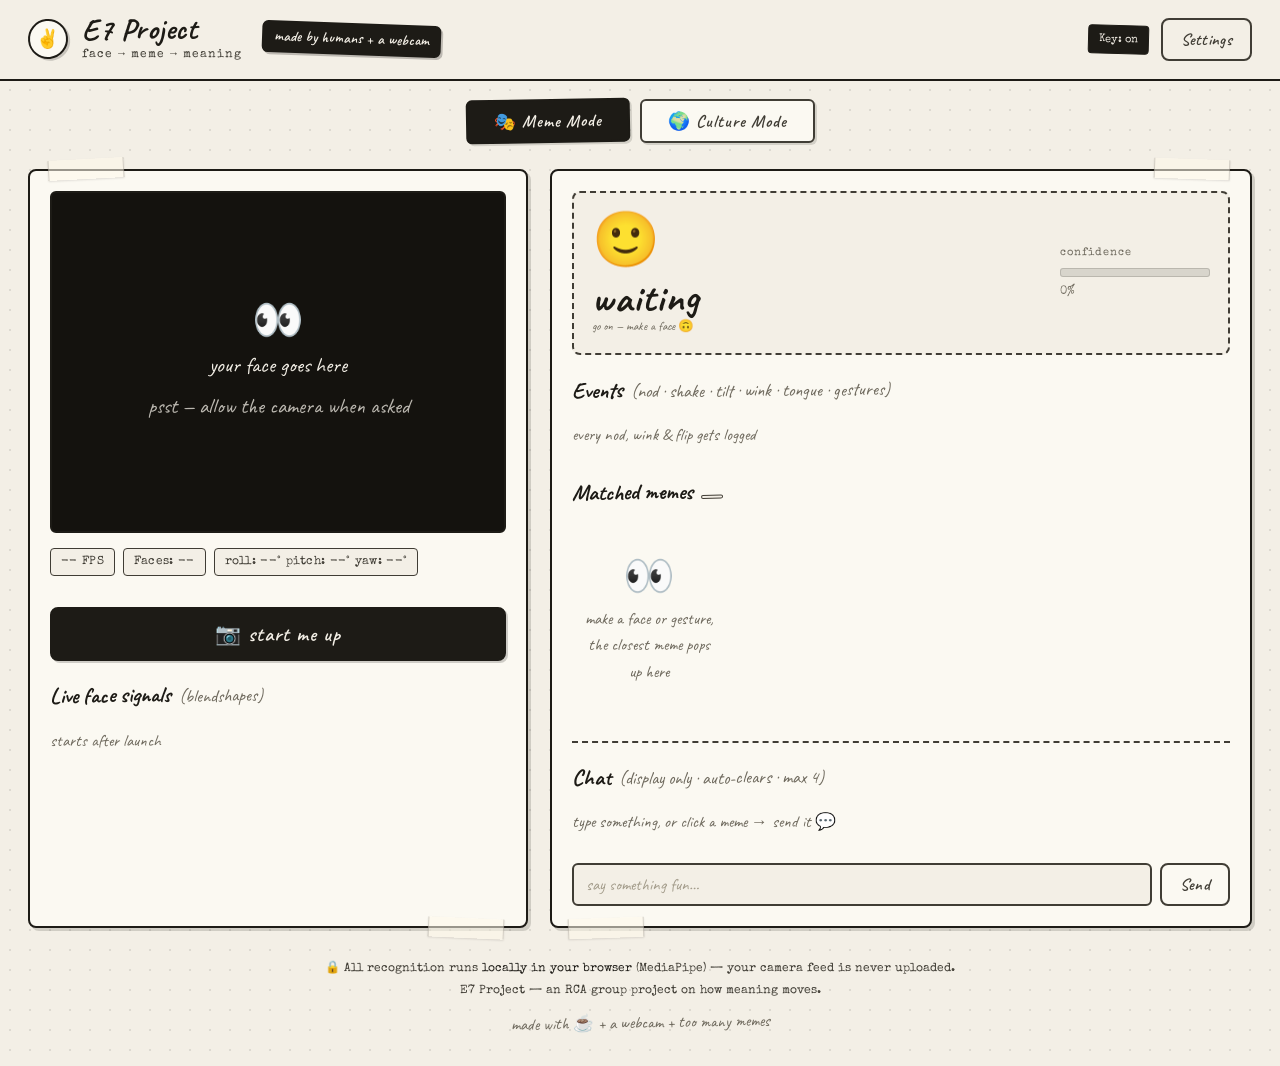
<file: index.html>
<!DOCTYPE html>
<html lang="en">
<head>
<meta charset="UTF-8">
<meta name="viewport" content="width=device-width, initial-scale=1.0">
<title>E7 Project — Face it. Gesture it.</title>
<meta name="description" content="Real-time gesture recognition: matched memes, and the same gesture decoded across cultures.">
<link rel="stylesheet" href="style.css?v=5">
<link rel="preconnect" href="https://fonts.googleapis.com">
<link rel="preconnect" href="https://fonts.gstatic.com" crossorigin>
<link href="https://fonts.googleapis.com/css2?family=Caveat:wght@500;600;700&family=Special+Elite&display=swap" rel="stylesheet">
</head>
<body>

<!-- file:// guard -->
<div id="fileModeBanner" class="banner hidden">
  ⚠️ Please run <code>python3 serve.py</code> and open <code>http://localhost:8000</code> — do not open this file directly.
</div>

<!-- no key banner -->
<div id="keyBanner" class="banner warn hidden">
  🔑 No Giphy API Key configured — meme search is disabled.
  <a href="#" id="keyBannerLink">Open settings</a>
</div>

<header class="topbar">
  <div class="brand">
    <span class="logo">✌️</span>
    <div>
      <h1 class="brand-title">E7 Project</h1>
      <p class="subtitle">face → meme → meaning</p>
    </div>
    <span class="sticker">made by humans + a webcam</span>
  </div>
  <div class="topbar-actions">
    <span id="keyStatus" class="badge">Key: off</span>
    <button id="settingsBtn" class="btn ghost" title="Giphy API settings">Settings</button>
  </div>
</header>

<div class="mode-tabs">
  <button id="tabMeme" class="mode-tab active">🎭 Meme Mode</button>
  <button id="tabCulture" class="mode-tab">🌍 Culture Mode</button>
</div>

<main class="layout">

  <!-- Camera (shared) -->
  <section class="panel camera-panel">
    <div class="video-wrap">
      <video id="video" autoplay muted playsinline></video>
      <canvas id="overlay"></canvas>
      <div id="videoPlaceholder" class="video-placeholder">
        <div class="ph-icon">👀</div>
        <p>your face goes here</p>
        <p class="ph-sub">psst — allow the camera when asked</p>
      </div>
    </div>

    <div class="stats-row">
      <span class="stat" id="fpsStat">-- FPS</span>
      <span class="stat" id="faceStat">Faces: --</span>
      <span class="stat" id="angleStat">roll: --° pitch: --° yaw: --°</span>
    </div>

    <button id="startBtn" class="btn primary big">📷 start me up</button>

    <div class="bs-panel">
      <h3>Live face signals <span class="muted">(blendshapes)</span></h3>
      <div id="bsBars" class="bs-bars"><div class="hint">starts after launch</div></div>
    </div>
  </section>

  <!-- Meme Mode view -->
  <section class="panel result-panel" id="memePanel">
    <div class="current-box">
      <div class="current-left">
        <div id="emotionEmoji" class="emotion-emoji">🙂</div>
        <div id="emotionName" class="emotion-name">waiting</div>
        <div id="emotionDetail" class="emotion-detail">go on — make a face 🙃</div>
      </div>
      <div class="current-right">
        <div class="conf-label">confidence</div>
        <div class="confidence-track"><div id="confidenceBar" class="confidence-bar" style="width:0%"></div></div>
        <div id="confValue" class="conf-value">0%</div>
      </div>
    </div>

    <div class="event-box">
      <h3>Events <span class="muted">(nod · shake · tilt · wink · tongue · gestures)</span></h3>
      <div id="eventLog" class="event-log"><div class="hint">every nod, wink &amp; flip gets logged</div></div>
    </div>

    <div class="result-box">
      <h3>Matched memes <span id="resultQuery" class="query-tag"></span></h3>
      <div id="results" class="results">
        <div class="hint big-hint">
          <div class="ph-icon">👀</div>
          <p>make a face or gesture,<br>the closest meme pops up here</p>
        </div>
      </div>
    </div>

    <div class="chat-panel">
      <h3>Chat <span class="muted">(display only · auto-clears · max 4)</span></h3>
      <div id="chatLog" class="chat-log"><div class="hint">type something, or click a meme → send it 💬</div></div>
      <div class="chat-input-row">
        <input id="chatInput" type="text" placeholder="say something fun…" autocomplete="off">
        <button id="chatSendBtn" class="btn ghost small">Send</button>
      </div>
    </div>
  </section>

  <!-- Culture Mode view -->
  <section class="panel result-panel" id="culturePanel" hidden>
    <div class="culture-intro">
      <p class="kicker">TRANSLATE · culture mode</p>
      <h2>Same gesture.<br>Different languages.</h2>
      <p>Translation is not only about words. When language fails we speak with our hands — but the same hand speaks differently in every culture. Make a gesture and see what it says around the world.</p>
    </div>

    <div id="cultureCurrent" class="culture-current">
      <div class="hint big-hint">make a gesture — pinch 🤌, OK 👌, thumbs up 👍…</div>
    </div>

    <div class="culture-gallery">
      <h3>Gesture library <span class="muted">(press 1–9 to preview)</span></h3>
      <div id="cultureGallery" class="gesture-grid"></div>
    </div>
  </section>
</main>

<footer class="footer">
  <p>🔒 All recognition runs <b>locally in your browser</b> (MediaPipe) — your camera feed is never uploaded.</p>
  <p>E7 Project — an RCA group project on how meaning moves.</p>
  <p class="sig">made with ☕ + a webcam + too many memes</p>
</footer>

<!-- full preview modal -->
<div id="modal" class="modal hidden">
  <div class="modal-card">
    <button class="modal-close" data-close="modal">✕</button>
    <img id="modalImg" alt="meme preview">
    <div class="modal-actions">
      <button id="chatSendMemeBtn" class="btn ghost">💬 Send to chat</button>
      <button id="copyLinkBtn" class="btn primary">🔗 Copy link</button>
      <a id="openGiphyBtn" class="btn ghost" target="_blank" rel="noopener">↗ Open on Giphy</a>
    </div>
  </div>
</div>

<!-- settings modal -->
<div id="settingsModal" class="modal hidden">
  <div class="modal-card settings-card">
    <button class="modal-close" data-close="settingsModal">✕</button>
    <h2>Settings — Giphy API Key</h2>
    <p class="muted">Memes come from Giphy search. Add your free API key:</p>
    <ol class="steps">
      <li>Open <a href="https://developers.giphy.com/dashboard/" target="_blank" rel="noopener">Giphy Developers</a> and sign in</li>
      <li><b>Create an App</b> → product type <b>API</b></li>
      <li>Copy the <b>API Key</b> and paste it below</li>
    </ol>
    <input id="keyInput" type="text" placeholder="Paste your Giphy API Key here…" autocomplete="off">
    <div class="settings-actions">
      <button id="testKeyBtn" class="btn ghost">Test key</button>
      <button id="saveKeyBtn" class="btn primary">Save</button>
    </div>
    <div id="keyTestResult" class="key-test-result"></div>
    <p class="muted small">Stored only in this browser (localStorage).</p>
  </div>
</div>

<div id="toast" class="toast hidden"></div>

<script>
  (function () {
    if (location.protocol === 'file:') {
      document.getElementById('fileModeBanner').classList.remove('hidden');
    }
  })();
</script>
<script type="module" src="app.js?v=6"></script>
</body>
</html>
</file>
<file: style.css>
/* ============================================================
 * E7 PROJECT — handmade black & white zine style
 * 纸墨手作风：米白纸底 · 墨色笔迹 · 贴纸/胶带/涂鸦 · 不完美才有温度
 * ============================================================ */
:root {
  --paper: #f3efe6;
  --card: #fbf9f2;
  --ink: #1d1b16;
  --ink-2: #403d35;
  --muted: #6f6a5e;
  --faint: #a39c8b;
  --line: rgba(29, 27, 22, 0.16);
  --line-strong: rgba(29, 27, 22, 0.55);
  --hand: "Caveat", "Segoe Print", cursive;
  --type: "Special Elite", "Courier New", monospace;
  --sans: -apple-system, BlinkMacSystemFont, "Segoe UI", "Helvetica Neue", "PingFang SC", sans-serif;
  --radius: 8px;
  --shadow: 3px 3px 0 rgba(29, 27, 22, 0.16);
}

* { box-sizing: border-box; margin: 0; padding: 0; }
html { -webkit-text-size-adjust: 100%; }
body {
  font-family: var(--sans);
  color: var(--ink);
  background-color: var(--paper);
  background-image: radial-gradient(rgba(29,27,22,0.10) 1px, transparent 1px);
  background-size: 20px 20px;
  min-height: 100vh;
  display: flex; flex-direction: column;
  line-height: 1.6;
  -webkit-font-smoothing: antialiased;
}
.hidden { display: none !important; }
.muted { color: var(--muted); font-weight: 400; font-size: 0.82em; font-family: var(--hand); }

::selection { background: var(--ink); color: var(--paper); }
::-webkit-scrollbar { width: 10px; height: 10px; }
::-webkit-scrollbar-track { background: transparent; }
::-webkit-scrollbar-thumb { background: #b9b2a0; border: 2px solid var(--paper); border-radius: 6px; }
::-webkit-scrollbar-thumb:hover { background: var(--ink-2); }

/* ---------- banner ---------- */
.banner {
  padding: 12px 20px; text-align: center; font-size: 0.88rem;
  background: #e7e2d4; color: var(--ink-2); border-bottom: 1.5px solid var(--ink);
}
.banner code { background: rgba(29,27,22,0.1); padding: 2px 8px; border-radius: 4px; font-family: var(--type); font-size: 0.85em; }
.banner.warn { background: #efe9d8; color: var(--ink-2); }
.banner a { color: var(--ink); text-decoration: underline; text-decoration-style: wavy; text-underline-offset: 3px; }

/* ---------- topbar ---------- */
.topbar {
  display: flex; align-items: center; justify-content: space-between;
  padding: 14px 28px;
  border-bottom: 2px solid var(--ink);
  background: var(--paper);
  position: sticky; top: 0; z-index: 20;
}
.brand { display: flex; align-items: center; gap: 14px; }
.logo {
  width: 40px; height: 40px; border-radius: 50%;
  border: 2px solid var(--ink);
  background: var(--card);
  display: flex; align-items: center; justify-content: center;
  font-size: 1.15rem;
  transform: rotate(-6deg);
  box-shadow: 2px 2px 0 rgba(29,27,22,0.2);
}
.brand-title {
  font-family: var(--hand); font-weight: 700;
  font-size: 1.9rem; line-height: 1; letter-spacing: 0.5px;
  transform: rotate(-1deg);
}
.subtitle {
  font-family: var(--type); font-size: 0.72rem;
  color: var(--ink-2); margin-top: 2px; letter-spacing: 1px;
}
.sticker {
  font-family: var(--hand); font-weight: 600; font-size: 0.95rem;
  background: var(--ink); color: var(--paper);
  padding: 3px 12px 5px; border-radius: 6px;
  transform: rotate(2deg);
  box-shadow: 2px 2px 0 rgba(29,27,22,0.25);
  white-space: nowrap;
  margin-left: 6px;
}
.topbar-actions { display: flex; align-items: center; gap: 12px; }
.badge {
  font-size: 0.68rem; padding: 5px 10px; border-radius: 4px;
  font-family: var(--type);
  border: 1.5px solid var(--ink-2); color: var(--ink-2); background: var(--card);
  transform: rotate(-1.5deg);
}
.badge.ok { color: var(--paper); background: var(--ink); border-color: var(--ink); transform: rotate(1.5deg); }

/* ---------- buttons ---------- */
.btn {
  font-size: 0.88rem; padding: 9px 18px; border-radius: 8px;
  border: 2px solid var(--ink); background: var(--card); color: var(--ink);
  cursor: pointer; font-weight: 600; letter-spacing: 0.3px;
  font-family: var(--hand); font-size: 1.05rem;
  transition: background 0.15s ease, color 0.15s ease, transform 0.08s ease, box-shadow 0.15s ease;
  box-shadow: 2px 2px 0 rgba(29,27,22,0.2);
}
.btn:hover { background: var(--ink); color: var(--paper); transform: translate(1px, 1px); box-shadow: 1px 1px 0 rgba(29,27,22,0.2); }
.btn:active { transform: translate(2px, 2px); box-shadow: none; }
.btn:focus-visible { outline: 2px dashed var(--ink); outline-offset: 2px; }
.btn.primary { background: var(--ink); color: var(--paper); }
.btn.primary:hover { background: var(--card); color: var(--ink); }
.btn.ghost { border-color: var(--ink-2); color: var(--ink-2); background: transparent; box-shadow: none; }
.btn.ghost:hover { border-color: var(--ink); color: var(--paper); background: var(--ink); box-shadow: 2px 2px 0 rgba(29,27,22,0.2); }
.btn.big { font-size: 1.3rem; padding: 12px 26px; width: 100%; margin-top: 16px; letter-spacing: 1px; }
.btn:disabled { opacity: 0.4; cursor: not-allowed; }

/* ---------- layout ---------- */
.layout {
  flex: 1;
  display: grid;
  grid-template-columns: minmax(0, 500px) minmax(0, 1fr);
  gap: 22px;
  padding: 26px 28px 14px;
  max-width: 1320px; width: 100%; margin: 0 auto;
}
@media (max-width: 920px) { .layout { grid-template-columns: 1fr; padding: 16px; } }
.panel {
  background: var(--card);
  border: 2px solid var(--ink);
  border-radius: var(--radius);
  padding: 20px;
  display: flex; flex-direction: column; gap: 15px;
  box-shadow: var(--shadow);
  position: relative;
}

/* ---------- camera ---------- */
.camera-panel::before, .camera-panel::after,
.result-panel::before, .result-panel::after {
  content: ""; position: absolute; width: 74px; height: 20px;
  background: rgba(255, 250, 235, 0.55);
  border-left: 1px solid rgba(29,27,22,0.18);
  border-right: 1px solid rgba(29,27,22,0.18);
  box-shadow: 0 1px 2px rgba(29,27,22,0.12);
  z-index: 3; pointer-events: none;
}
.camera-panel::before { top: -12px; left: 18px; transform: rotate(-3deg); }
.camera-panel::after { bottom: -12px; right: 22px; transform: rotate(2.5deg); }
.result-panel::before { top: -12px; right: 20px; transform: rotate(2deg); }
.result-panel::after { bottom: -12px; left: 16px; transform: rotate(-2deg); }

.video-wrap {
  position: relative; border-radius: 6px; overflow: hidden;
  background: #14120e; aspect-ratio: 4 / 3;
  border: 2.5px solid var(--ink);
}
.video-wrap video, .video-wrap canvas {
  position: absolute; inset: 0; width: 100%; height: 100%; object-fit: cover;
}
.video-wrap canvas { z-index: 2; pointer-events: none; }
.video-placeholder {
  position: absolute; inset: 0; z-index: 1;
  display: flex; flex-direction: column; align-items: center; justify-content: center; gap: 6px;
  color: var(--paper); text-align: center; padding: 16px;
  font-family: var(--hand);
}
.video-placeholder p { font-size: 1.35rem; }
.ph-icon { font-size: 2.6rem; line-height: 1; }
.ph-sub { font-size: 0.85rem; opacity: 0.75; }

.stats-row { display: flex; gap: 8px; flex-wrap: wrap; }
.stat {
  font-size: 0.72rem; font-family: var(--type);
  padding: 4px 10px; border-radius: 4px;
  background: var(--paper); border: 1.5px solid var(--ink-2);
  color: var(--ink-2); white-space: nowrap; letter-spacing: 0.3px;
}

/* live signals */
.bs-panel h3, .event-box h3, .result-box h3, .chat-panel h3, .culture-gallery h3 {
  font-family: var(--hand); font-weight: 700;
  font-size: 1.4rem; color: var(--ink);
  margin-bottom: 8px; display: flex; align-items: baseline; gap: 8px;
  transform: rotate(-0.5deg);
}
.bs-bars { display: flex; flex-direction: column; gap: 6px; }
.bs-row {
  display: grid; grid-template-columns: 110px 1fr 42px; align-items: center; gap: 10px;
  font-size: 0.76rem; color: var(--ink);
}
.bs-track { height: 8px; border-radius: 3px; background: rgba(29,27,22,0.12); border: 1px solid var(--line); overflow: hidden; }
.bs-fill { height: 100%; width: 0%; border-radius: 2px; background: var(--ink); transition: width 0.1s linear; }
.bs-val { font-family: var(--type); color: var(--faint); font-size: 0.72rem; text-align: right; }

/* ---------- results ---------- */
.current-box {
  display: flex; align-items: center; gap: 20px;
  padding: 16px 18px; border-radius: 8px;
  background: var(--paper); border: 2px dashed var(--ink-2);
}
.current-left { flex: 1; }
.emotion-emoji { font-size: 3.4rem; line-height: 1.15; display: inline-block; transition: transform 0.2s ease; }
.emotion-emoji.pop { transform: scale(1.18) rotate(-4deg); }
.emotion-name {
  font-family: var(--hand); font-weight: 700;
  font-size: 2.5rem; letter-spacing: 1px; line-height: 1;
  margin: 4px 0 2px; transform: rotate(-1deg);
}
.emotion-detail { font-size: 0.78rem; color: var(--muted); font-family: var(--hand); }
.current-right { width: 150px; }
.conf-label { font-size: 0.68rem; color: var(--muted); font-family: var(--type); letter-spacing: 1px; margin-bottom: 6px; }
.confidence-track { height: 9px; border-radius: 3px; background: rgba(29,27,22,0.12); border: 1px solid var(--line); overflow: hidden; }
.confidence-bar { height: 100%; width: 0%; border-radius: 2px; background: var(--ink); transition: width 0.15s linear; }
.conf-value { font-size: 0.78rem; margin-top: 5px; color: var(--muted); font-family: var(--type); }

.event-log { max-height: 110px; overflow-y: auto; display: flex; flex-direction: column; gap: 4px; font-size: 0.8rem; }
.event-item {
  display: flex; justify-content: space-between; gap: 10px;
  padding: 6px 10px; border-radius: 5px;
  background: var(--paper); border: 1.5px solid var(--line);
  animation: slideIn 0.25s ease;
  font-family: var(--hand); font-size: 1.05rem;
}
.event-item .t { color: var(--faint); font-family: var(--type); font-size: 0.68rem; }
@keyframes slideIn { from { opacity: 0; transform: translateY(-6px); } to { opacity: 1; transform: none; } }

.query-tag {
  font-size: 0.72rem; color: var(--ink);
  background: var(--paper); border: 1.5px solid var(--ink-2);
  border-radius: 4px; padding: 1px 10px; font-family: var(--type);
  transform: rotate(-1deg);
}
.results {
  display: grid;
  grid-template-columns: repeat(auto-fill, minmax(150px, 1fr));
  gap: 12px; max-height: 440px; overflow-y: auto; padding-right: 4px;
}
.result-card {
  border-radius: 6px; overflow: hidden; position: relative;
  background: #14120e; border: 2px solid var(--ink);
  cursor: zoom-in;
  transition: transform 0.15s ease, box-shadow 0.2s ease;
  box-shadow: 2px 2px 0 rgba(29,27,22,0.18);
}
.result-card:nth-child(3n) { transform: rotate(1deg); }
.result-card:nth-child(3n+1) { transform: rotate(-1deg); }
.result-card:hover {
  transform: rotate(-2deg) translateY(-3px) scale(1.02);
  box-shadow: 5px 5px 0 rgba(29,27,22,0.28);
  z-index: 5;
}
.result-card img { width: 100%; display: block; aspect-ratio: 1 / 1; object-fit: cover; background: #14120e; }

.hint { color: var(--muted); font-size: 0.8rem; padding: 8px 0; font-family: var(--hand); font-size: 1.05rem; }
.big-hint { text-align: center; padding: 40px 10px; display: flex; flex-direction: column; align-items: center; gap: 8px; }

/* ---------- modals ---------- */
.modal {
  position: fixed; inset: 0; z-index: 100;
  background: rgba(29, 27, 22, 0.72);
  display: flex; align-items: center; justify-content: center; padding: 20px;
}
.modal-card {
  background: var(--card); border: 2.5px solid var(--ink);
  border-radius: var(--radius); padding: 20px;
  max-width: 560px; width: 100%; position: relative;
  box-shadow: 6px 6px 0 rgba(29,27,22,0.3); animation: zoomIn 0.18s ease;
}
@keyframes zoomIn { from { opacity: 0; transform: scale(0.94) rotate(-1deg); } to { opacity: 1; transform: scale(1) rotate(0); } }
.modal-close {
  position: absolute; top: -14px; right: -14px; z-index: 2;
  width: 34px; height: 34px; border-radius: 50%;
  border: 2px solid var(--ink); background: var(--card);
  color: var(--ink); font-size: 0.95rem; cursor: pointer;
  box-shadow: 2px 2px 0 rgba(29,27,22,0.25);
}
.modal-close:hover { background: var(--ink); color: var(--paper); }
.modal-card img { width: 100%; border-radius: 6px; display: block; border: 1.5px solid var(--line); }
.modal-actions { display: flex; gap: 10px; margin-top: 14px; }
.modal-actions .btn { flex: 1; text-align: center; text-decoration: none; font-size: 0.95rem; }

.settings-card { max-width: 520px; }
.settings-card h2 { font-family: var(--hand); font-weight: 700; font-size: 1.6rem; margin-bottom: 8px; }
.steps { margin: 12px 0 12px 20px; display: flex; flex-direction: column; gap: 6px; font-size: 0.86rem; color: var(--muted); }
.steps b { color: var(--ink); font-weight: 600; }
.steps a { color: var(--ink); text-decoration: underline; text-decoration-style: wavy; text-underline-offset: 3px; }
.settings-card input {
  width: 100%; padding: 11px 14px; border-radius: 6px;
  border: 2px solid var(--ink-2); background: var(--paper); color: var(--ink);
  font-size: 0.84rem; font-family: var(--type);
  margin-bottom: 12px; outline: none;
}
.settings-card input:focus { border-color: var(--ink); }
.settings-actions { display: flex; gap: 10px; margin-bottom: 10px; }
.key-test-result { font-size: 0.82rem; margin-bottom: 8px; font-family: var(--hand); }
.key-test-result.ok { color: var(--ink); }
.key-test-result.err { color: #7a3b2e; }

/* ---------- toast ---------- */
.toast {
  position: fixed; bottom: 28px; left: 50%; transform: translateX(-50%) rotate(-1deg);
  background: var(--ink); color: var(--paper);
  padding: 10px 22px; border-radius: 6px; font-size: 0.9rem;
  font-family: var(--hand); font-size: 1.1rem;
  z-index: 200; box-shadow: 4px 4px 0 rgba(29,27,22,0.3); white-space: nowrap; max-width: 90vw;
  overflow: hidden; text-overflow: ellipsis;
  animation: toastIn 0.2s ease;
}
@keyframes toastIn { from { opacity: 0; transform: translate(-50%, 12px) rotate(-1deg); } to { opacity: 1; transform: translate(-50%, 0) rotate(-1deg); } }

/* ---------- footer ---------- */
.footer {
  padding: 16px 28px 28px; text-align: center;
  font-size: 0.76rem; color: var(--ink-2); line-height: 1.8;
  font-family: var(--type);
}
.footer b { color: var(--ink); font-weight: 400; }
.footer .sig {
  font-family: var(--hand); font-size: 1.05rem; color: var(--muted);
  margin-top: 6px; transform: rotate(-1deg);
}

/* ---------- reduced motion ---------- */
@media (prefers-reduced-motion: reduce) {
  *, *::before, *::after { animation-duration: 0.001s !important; transition-duration: 0.001s !important; }
}

/* ============================================================
 * culture mode & mode tabs
 * ============================================================ */
[hidden] { display: none !important; }

.mode-tabs {
  display: flex; justify-content: center; gap: 10px;
  padding: 18px 28px 0; max-width: 1320px; width: 100%; margin: 0 auto;
}
.mode-tab {
  font-size: 0.9rem; letter-spacing: 1px;
  padding: 9px 26px; border-radius: 6px; cursor: pointer;
  font-family: var(--hand); font-weight: 600; font-size: 1.1rem;
  background: var(--card); border: 2px solid var(--ink-2);
  color: var(--ink-2);
  transition: background 0.15s ease, color 0.15s ease, border-color 0.15s ease, transform 0.08s ease;
  box-shadow: 2px 2px 0 rgba(29,27,22,0.15);
}
.mode-tab:hover { border-color: var(--ink); color: var(--ink); transform: translate(1px, 1px); }
.mode-tab.active { background: var(--ink); color: var(--paper); border-color: var(--ink); transform: rotate(-1deg); }

/* culture intro */
.culture-intro { padding: 6px 2px 14px; border-bottom: 2px dashed var(--ink-2); }
.culture-intro .kicker {
  font-size: 0.7rem; letter-spacing: 2px; text-transform: uppercase;
  font-family: var(--type); color: var(--ink-2); margin-bottom: 12px;
}
.culture-intro h2 {
  font-family: var(--hand); font-weight: 700;
  font-size: clamp(1.9rem, 3.6vw, 2.6rem); line-height: 1.1;
  margin-bottom: 12px; transform: rotate(-0.5deg);
}
.culture-intro p { font-size: 0.9rem; color: var(--ink-2); max-width: 50ch; }

/* culture current card */
.culture-current { min-height: 120px; }
.culture-card {
  border: 2px solid var(--ink); border-radius: 8px;
  background: var(--paper); padding: 18px;
  box-shadow: 3px 3px 0 rgba(29,27,22,0.16);
  animation: slideIn 0.3s ease;
}
.cc-head { display: flex; align-items: center; gap: 14px; margin-bottom: 10px; }
.cc-emoji { font-size: 2.9rem; line-height: 1; }
.cc-name { font-family: var(--hand); font-weight: 700; font-size: 1.9rem; line-height: 1; }
.cc-desc { font-size: 0.8rem; color: var(--muted); font-family: var(--hand); font-size: 0.95rem; }
.cc-tagline {
  font-family: var(--hand); font-size: 1.2rem; font-weight: 600;
  color: var(--ink); margin-bottom: 14px; padding-left: 12px;
  border-left: 3px solid var(--ink);
  transform: rotate(-0.5deg);
}
.cc-meanings { display: flex; flex-direction: column; gap: 8px; }
.cc-item {
  display: flex; gap: 12px; align-items: baseline;
  padding: 7px 12px; border-radius: 6px;
  background: var(--card); border: 1.5px solid var(--line-strong);
}
.cc-item:nth-child(odd) { transform: rotate(-0.4deg); }
.cc-item:nth-child(even) { transform: rotate(0.4deg); }
.cc-flag { font-size: 1.15rem; }
.cc-body { display: flex; flex-direction: column; }
.cc-country { font-size: 0.7rem; letter-spacing: 1.5px; text-transform: uppercase; font-family: var(--type); color: var(--muted); }
.cc-meaning { font-size: 0.88rem; color: var(--ink); }
.cc-takeaway {
  margin-top: 14px; padding-top: 12px; border-top: 2px dashed var(--ink-2);
  font-size: 0.9rem; color: var(--ink-2); font-family: var(--hand); font-size: 1.1rem;
}

/* culture gallery */
.culture-gallery { margin-top: 6px; }
.gesture-grid { display: grid; grid-template-columns: repeat(auto-fill, minmax(100px, 1fr)); gap: 10px; }
.gesture-cell {
  display: flex; flex-direction: column; align-items: center; gap: 6px;
  padding: 12px 6px; border-radius: 8px; cursor: pointer;
  background: var(--card); border: 2px solid var(--line-strong);
  color: var(--ink-2);
  transition: border-color 0.15s ease, transform 0.12s ease, color 0.15s ease, background 0.15s ease;
  box-shadow: 2px 2px 0 rgba(29,27,22,0.1);
}
.gesture-cell:hover { border-color: var(--ink); transform: translateY(-2px) rotate(-1.5deg); color: var(--ink); }
.gesture-cell.active { border-color: var(--ink); color: var(--paper); background: var(--ink); }
.gc-emoji { font-size: 1.7rem; line-height: 1; }
.gc-name { font-size: 0.7rem; letter-spacing: 0.3px; font-family: var(--type); }

/* ---------- chat panel ---------- */
.chat-panel { border-top: 2px dashed var(--ink-2); padding-top: 14px; }
.chat-log {
  display: flex; flex-direction: column; gap: 6px;
  min-height: 52px; max-height: 150px; overflow-y: auto; margin-bottom: 10px;
}
.chat-msg {
  max-width: 82%;
  padding: 7px 13px; border-radius: 12px 12px 12px 4px;
  background: var(--paper); border: 2px solid var(--ink);
  font-size: 0.86rem; color: var(--ink);
  align-self: flex-start;
  box-shadow: 2px 2px 0 rgba(29,27,22,0.14);
  animation: slideIn 0.25s ease;
  transition: opacity 0.6s ease, transform 0.6s ease;
}
.chat-msg.fade { opacity: 0; transform: translateY(-6px) rotate(2deg); }
.chat-msg img {
  display: block; width: 96px; border-radius: 6px;
  background: #14120e; border: 2px solid var(--ink);
}
.chat-input-row { display: flex; gap: 8px; }
.chat-input-row input {
  flex: 1; padding: 9px 12px; border-radius: 6px;
  border: 2px solid var(--ink-2); background: var(--paper); color: var(--ink);
  font-size: 0.86rem; font-family: var(--hand); font-size: 1.05rem;
  outline: none;
}
.chat-input-row input::placeholder { color: var(--faint); }
.chat-input-row input:focus { border-color: var(--ink); }
</file>
